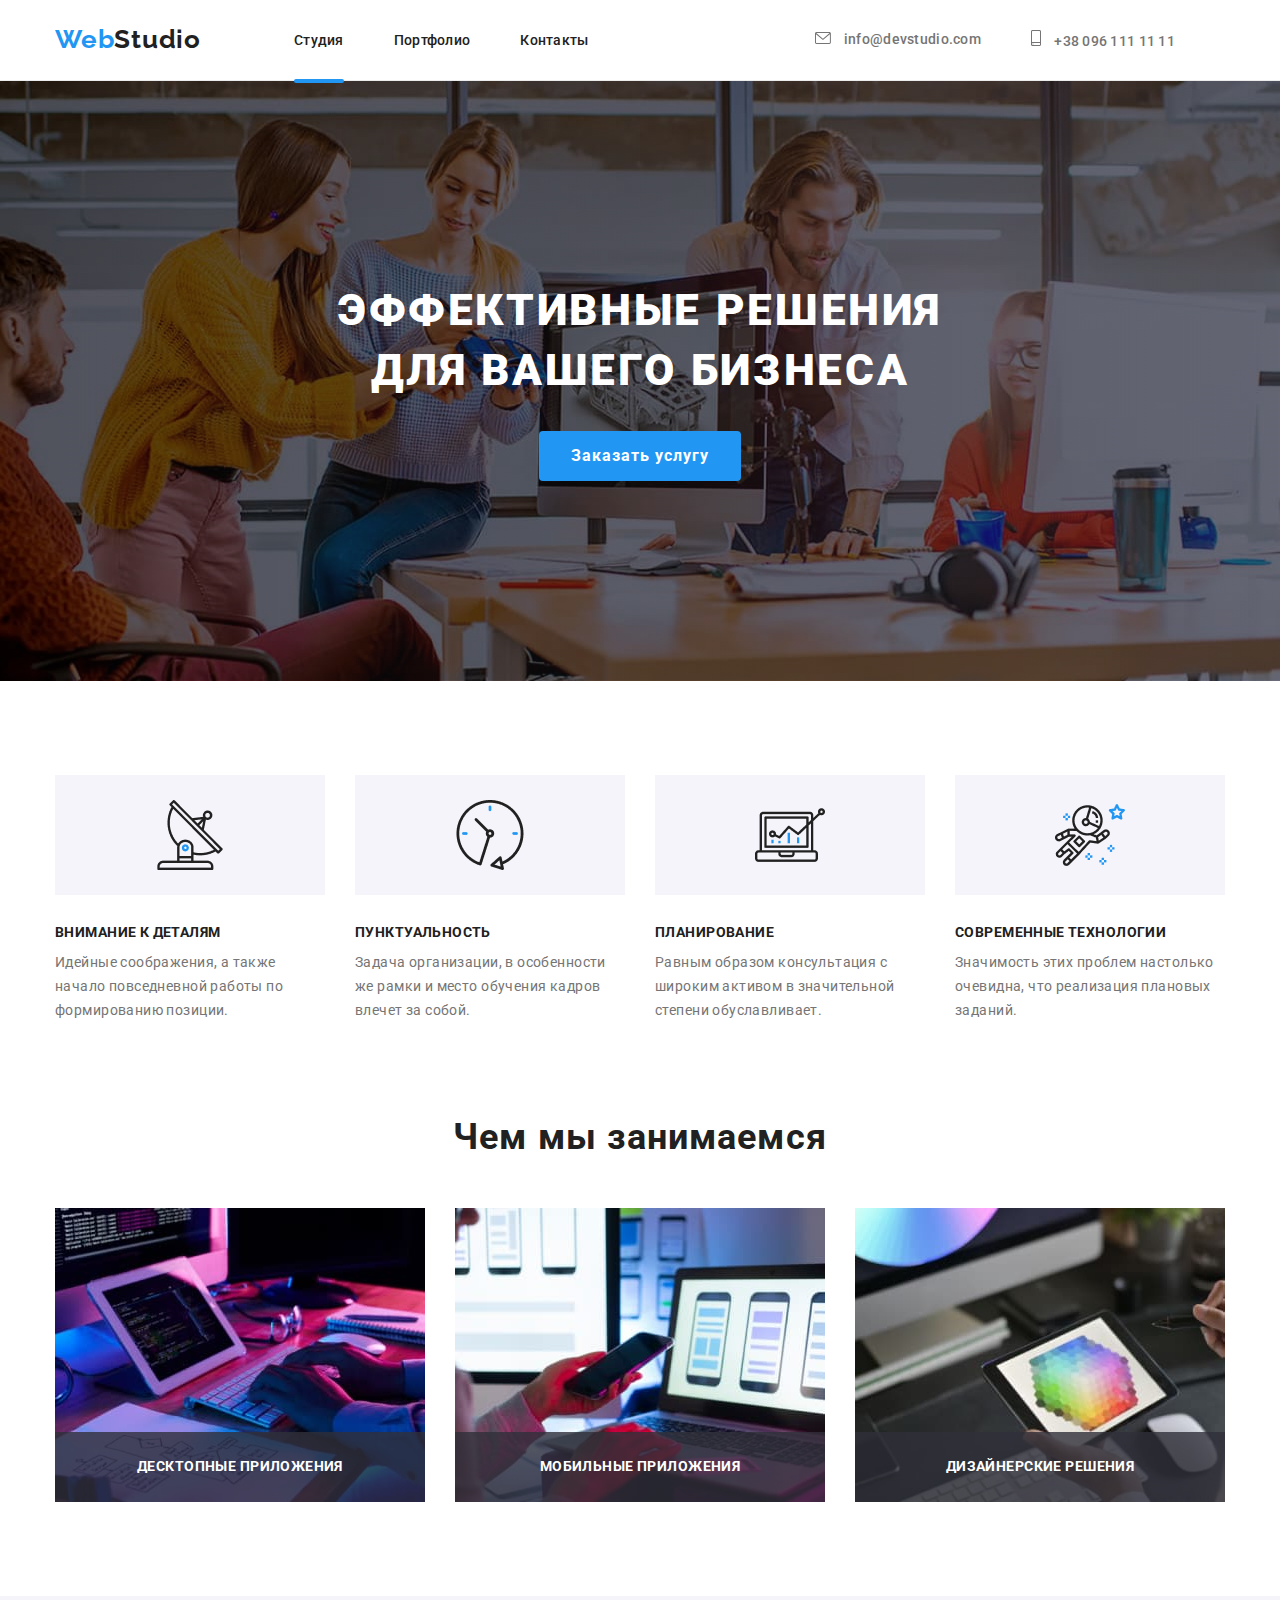
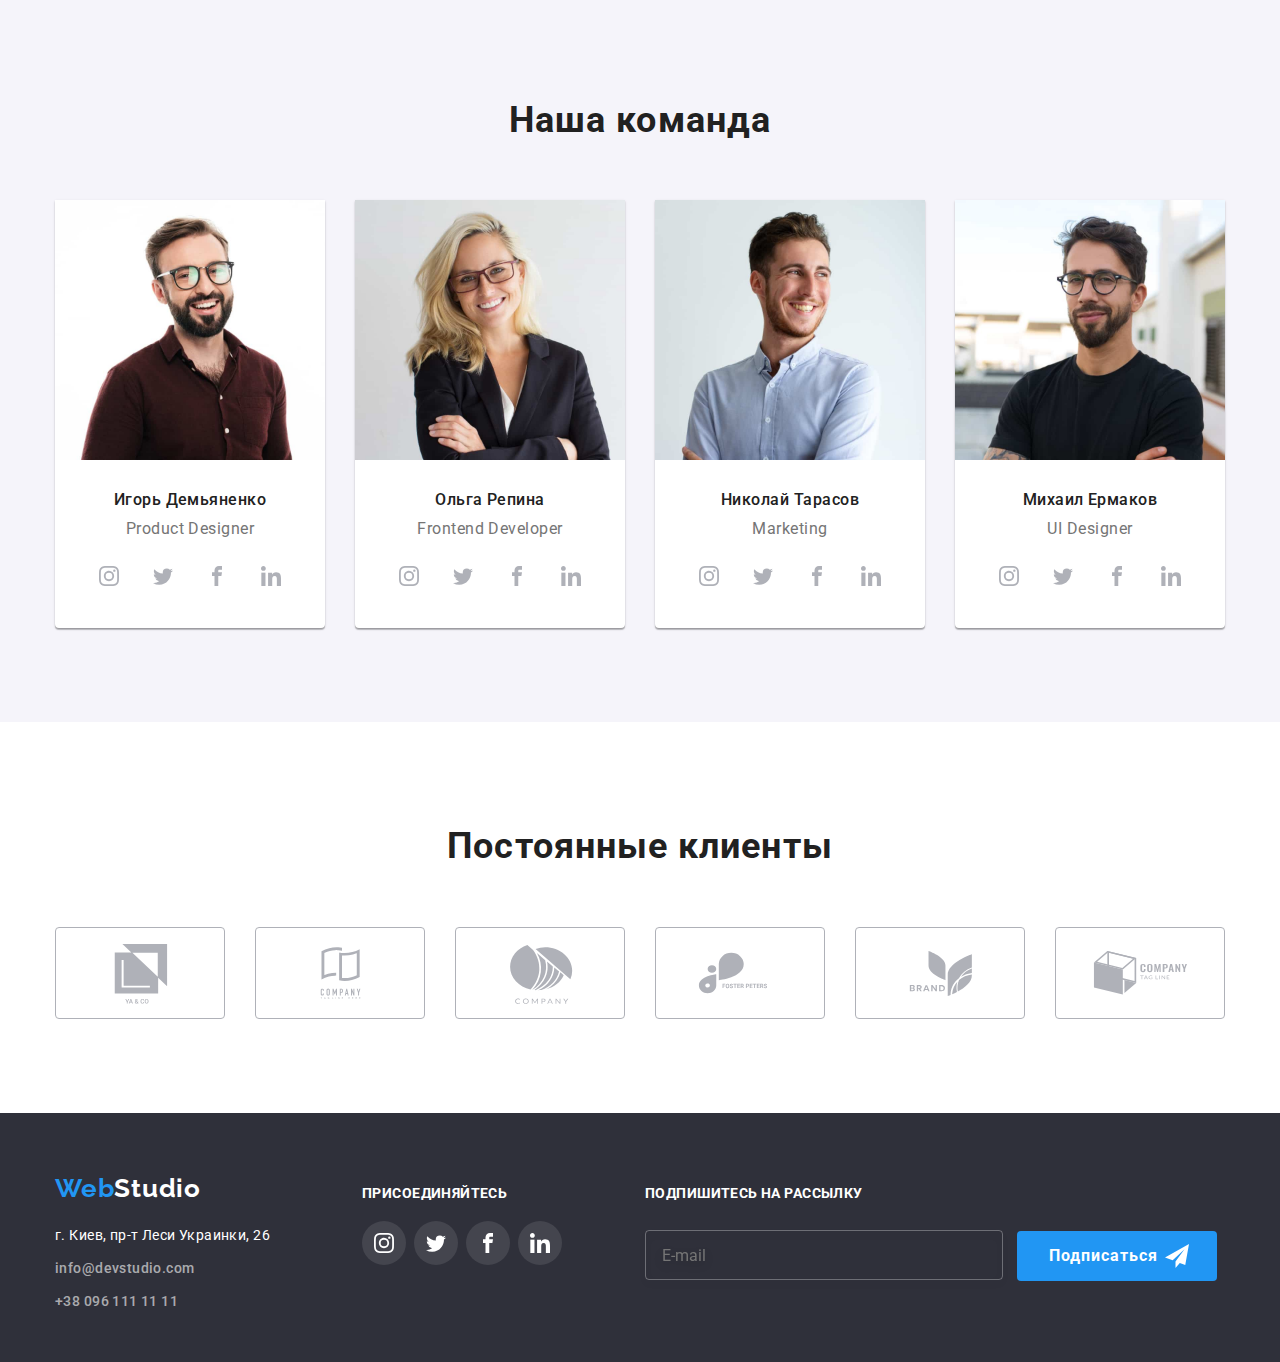
<file: index.html>
<!DOCTYPE html>
<html lang="en">
<head>
    <meta charset="UTF-8">
    <meta http-equiv="X-UA-Compatible" content="IE=edge">
    <meta name="viewport" content="width=device-width, initial-scale=1.0">
    <link rel="preconnect" href="https://fonts.googleapis.com">
    <link rel="preconnect" href="https://fonts.gstatic.com" crossorigin>
    <link href="https://fonts.googleapis.com/css2?family=Raleway:wght@700&family=Roboto:wght@400;500;700;900&display=swap"
        rel="stylesheet">
    <link rel="stylesheet" href="https://cdnjs.cloudflare.com/ajax/libs/modern-normalize/1.0.0/modern-normalize.min.css" />
    <link rel="stylesheet" href="./css/styles.css" />
    <title>Document</title>
</head>
<body>
    <header>
        <div class="container">
            <nav class="navi">
                <a href="index.html" class="logo">Web<span class="logo-part">Studio</span></a>
                <ul class="navigation">
                <li class="menu-link"><a href="" class="navigation-link active">Студия</a></li>
                <li><a href="./portfolio.html" class="navigation-link">Портфолио</a></li>
                <li><a href="" class="navigation-link">Контакты</a></li>
                </ul>
            </nav>
            <ul class="contact-us">
                <li>
                    <a href="mailto:info@devstudio.com" class="contacts">
                        <svg class="mail">
                            <use href="./images/symbol-defs.svg#icon-envelope"></use>
                        </svg>
                        info@devstudio.com
                    </a>
                </li>
                <li>
                    <a href="tel:+380961111111" class="contacts">
                        <svg class="tel">
                            <use href="./images/symbol-defs.svg#icon-smartphone"></use>
                        </svg>
                        +38 096 111 11 11
                    </a>
                </li>
            </ul>
        </div>
    </header>
    <main>
        <section class="section hero">
            <div class="container">
                <h1>Эффективные решения для вашего бизнеса</h1>
                <button data-modal-open type="button" class="button">Заказать услугу</button>
                    <div class="backdrop is-hidden" data-modal>
                        <div class="modal">
                            <h3 class="modal-head">Оставьте свои данные, мы вам перезвоним</h3>
                            <div class="input-area">
                                <div class="input-data">
                                    <input type="text" id="name" class="input-pole">
                                    <label for="name" class="input-label">Имя</label>
                                    <svg class="data icon-person">
                                        <use href="./images/symbol-defs.svg#icon-person"></use>
                                    </svg>
                                </div>
                                <div class="input-data">
                                    <input type="tel" id="tel" class="input-pole">
                                    <label for="tel" class="input-label">Телефон</label>
                                    <svg class="data">
                                        <use href="./images/symbol-defs.svg#icon-phone"></use>
                                    </svg>
                                </div>
                                <div class="input-data">
                                    <input type="email" id="email" class="input-pole">
                                    <label for="email" class="input-label">Почта</label>
                                    <svg class="data">
                                        <use href="./images/symbol-defs.svg#icon-email"></use>
                                    </svg>
                                </div>
                                <div class="input-data">
                                    <textarea name="comment" id="comment" cols="30" rows="10" class="input-pole comment" placeholder="Введите текст"></textarea>
                                    <label for="comment" class="input-label input-comment">Комментарий</label>
                                </div>
                            </div>
                                <div class="agree">
                                    <label class="label-for-checkbox" for="checkbox">
                                        <input type="checkbox" class="checkbox" id="checkbox">
                                        <svg class="checkbox-icon">
                                            <use href="./images/symbol-defs.svg#icon-icon-Vector"></use>
                                        </svg>
                                        Соглашаюсь с рассылкой и принимаю 
                                        <a href="">Условия договора</a>
                                    </label>
                                </div>
                                <button type="submit" class="button button-send">Отправить</button>
                                <button data-modal-close class="modal-button"> 
                                    <svg class="modal-button-icon">
                                        <use href="./images/symbol-defs.svg#icon-close"></use>
                                    </svg>
                                </button>
                        </div>
                            
                        
                    </div>
            </div>
        </section>
        <section class="section our-advants">
            <div class="container">
                <ul class="advants">
                    <li class="our-advants-list antenna">
                        <h3 class="advants-head">Внимание к деталям</h3>
                        <p class="advants-list">Идейные соображения, а также начало повседневной работы по формированию позиции.</p>
                    </li>
                    <li class="our-advants-list clock">
                        <h3 class="advants-head">Пунктуальность</h3>
                        <p class="advants-list">Задача организации, в особенности же рамки и место обучения кадров влечет за собой.</p>
                    </li>
                    <li class="our-advants-list diagram">
                        <h3 class="advants-head">Планирование</h3>
                        <p class="advants-list">Равным образом консультация с широким активом в значительной степени обуславливает.</p>
                    </li>
                    <li class="our-advants-list astronaut">
                        <h3 class="advants-head">Современные технологии</h3>
                        <p class="advants-list">Значимость этих проблем настолько очевидна, что реализация плановых заданий.</p>
                    </li>
                </ul>
            </div>
        </section>
        <section class="section">
            <div class="container">
                <h2 class="about-us-head">Чем мы занимаемся</h2>
                <ul class="what-we-do-images">
                    <li class="images-list">
                        <div class="photo-label">
                            Десктопные приложения
                        </div>
                        <a href=""><img src="./images/photo1.jpg" alt="photo1" width="370" class="what-we-do-image-list"></a>
                    </li>
                    <li class="images-list">
                        <div class="photo-label">
                            Мобильные приложения
                        </div>
                        <a href=""><img src="./images/photo2.jpg" alt="photo2" width="370" class="what-we-do-image-list"></a>
                    </li>
                    <li class="images-list">
                        <div class="photo-label">
                            Дизайнерские решения
                        </div>
                        <a href=""><img src="./images/photo3.jpg" alt="photo3" width="370" class="what-we-do-image-list"></a>
                    </li>
                </ul>
            </div>
        </section>
        <section class="section our-team">
            <div class="container">
                <h2 class="our-team-head">Наша команда</h2>
                <ul class="our-team-list">
                    <li class="person-var">
                        <img src="./images/igor.jpg" alt="igor" width="150" class="our-team-photo">
                        <div class="person-card">
                            <p class="our-team-person">Игорь Демьяненко</p>
                            <p class="our-team-person-profession">Product Designer</p>
                            <ul class="social-networks">
                                <li class="person-sn">
                                    <a href="" type="button">
                                        <svg class="person-sn-list">
                                            <use href="./images/symbol-defs.svg#icon-instagram"></use>
                                        </svg>
                                    </a>
                                </li>
                                <li class="person-sn">
                                    <a href="" type="button">
                                        <svg class="person-sn-list">
                                            <use href="./images/symbol-defs.svg#icon-twitter"></use>
                                        </svg>
                                    </a>
                                </li>
                                <li class="person-sn">
                                    <a href="" type="button">
                                        <svg class="person-sn-list">
                                            <use href="./images/symbol-defs.svg#icon-facebook"></use>
                                        </svg>
                                    </a>
                                </li>
                                <li class="person-sn">
                                    <a href="" type="button">
                                        <svg class="person-sn-list">
                                            <use href="./images/symbol-defs.svg#icon-linkedin"></use>
                                        </svg>
                                    </a>
                                </li>
                            </ul>
                        </div>
                    </li>
                    <li class="person-var">
                        <img src="./images/olga.jpg" alt="olga" width="150" class="our-team-photo">
                        <div class="person-card">
                            <p class="our-team-person">Ольга Репина</p>
                            <p class="our-team-person-profession">Frontend Developer</p>
                            <ul class="social-networks">
                                <li class="person-sn">
                                    <a href="" type="button">
                                        <svg class="person-sn-list">
                                            <use href="./images/symbol-defs.svg#icon-instagram"></use>
                                        </svg>
                                    </a>
                                </li>
                                <li class="person-sn">
                                    <a href="" type="button">
                                        <svg class="person-sn-list">
                                            <use href="./images/symbol-defs.svg#icon-twitter"></use>
                                        </svg>
                                    </a>
                                </li>
                                <li class="person-sn">
                                    <a href="" type="button">
                                        <svg class="person-sn-list">
                                            <use href="./images/symbol-defs.svg#icon-facebook"></use>
                                        </svg>
                                    </a>
                                </li>
                                <li class="person-sn">
                                    <a href="" type="button">
                                        <svg class="person-sn-list">
                                            <use href="./images/symbol-defs.svg#icon-linkedin"></use>
                                        </svg>
                                    </a>
                                </li>
                            </ul>
                        </div>
                    </li>
                    <li class="person-var">
                        <img src="./images/nikolay.jpg" alt="nikolay" width="150" class="our-team-photo">
                        <div class="person-card">
                            <p class="our-team-person">Николай Тарасов</p>
                            <p class="our-team-person-profession">Marketing</p>
                            <ul class="social-networks">
                                <li class="person-sn">
                                    <a href="" type="button">
                                        <svg class="person-sn-list">
                                            <use href="./images/symbol-defs.svg#icon-instagram"></use>
                                        </svg>
                                    </a>
                                </li>
                                <li class="person-sn">
                                    <a href="" type="button">
                                        <svg class="person-sn-list">
                                            <use href="./images/symbol-defs.svg#icon-twitter"></use>
                                        </svg>
                                    </a>
                                </li>
                                <li class="person-sn">
                                    <a href="" type="button">
                                        <svg class="person-sn-list">
                                            <use href="./images/symbol-defs.svg#icon-facebook"></use>
                                        </svg>
                                    </a>
                                </li>
                                <li class="person-sn">
                                    <a href="" type="button">
                                        <svg class="person-sn-list">
                                            <use href="./images/symbol-defs.svg#icon-linkedin"></use>
                                        </svg>
                                    </a>
                                </li>
                            </ul>
                        </div>
                    </li>
                    <li class="person-var">
                        <img src="./images/mikhail.jpg" alt="mikhail" width="150" class="our-team-photo">
                        <div class="person-card">
                            <p class="our-team-person">Михаил Ермаков</p>
                            <p class="our-team-person-profession">UI Designer</p>
                            <ul class="social-networks">
                                <li class="person-sn">
                                    <a href="" type="button">
                                        <svg class="person-sn-list">
                                            <use href="./images/symbol-defs.svg#icon-instagram"></use>
                                        </svg>
                                    </a>
                                </li>
                                <li class="person-sn">
                                    <a href="" type="button">
                                        <svg class="person-sn-list">
                                            <use href="./images/symbol-defs.svg#icon-twitter"></use>
                                        </svg>
                                    </a>
                                </li>
                                <li class="person-sn">
                                    <a href="" type="button">
                                        <svg class="person-sn-list">
                                            <use href="./images/symbol-defs.svg#icon-facebook"></use>
                                        </svg>
                                    </a>
                                </li>
                                <li class="person-sn">
                                    <a href="" type="button">
                                        <svg class="person-sn-list">
                                            <use href="./images/symbol-defs.svg#icon-linkedin"></use>
                                        </svg>
                                    </a>
                                </li>
                            </ul>
                        </div>
                    </li>
                </ul>
            </div>
        </section>
        <section class="section clients">
            <div class="container">
            <h2 class="our-team-head">Постоянные клиенты</h2>
                <ul class="clients-list">
                    <li  class="clients-list-item">
                        <a href="">
                            <svg class="client-company-icon">
                                <use href="./images/symbol-defs.svg#icon-yaco"></use>
                            </svg>
                        </a>
                    </li>
                    <li class="clients-list-item">
                        <a href="">
                            <svg class="client-company-icon">
                                <use href="./images/symbol-defs.svg#icon-squarecompany"></use>
                            </svg>
                        </a>
                    </li>
                    <li class="clients-list-item">
                        <a href="">
                            <svg class="client-company-icon">
                                <use href="./images/symbol-defs.svg#icon-circlecompany"></use>
                            </svg>
                        </a>
                    </li>
                    <li class="clients-list-item">
                        <a href="">
                            <svg class="client-company-icon">
                                <use href="./images/symbol-defs.svg#icon-foster"></use>
                            </svg>
                        </a>
                    </li>
                    <li class="clients-list-item">
                        <a href="">
                            <svg class="client-company-icon">
                                <use href="./images/symbol-defs.svg#icon-brand"></use>
                            </svg>
                        </a>
                    </li>
                    <li class="clients-list-item">
                        <a href="">
                            <svg class="client-company-icon">
                                <use href="./images/symbol-defs.svg#icon-cubecompany"></use>
                            </svg>
                        </a>
                    </li>
                </ul>
            </div>
        </section>
    </main>
    <footer>
        <div class="container">
            <div class="footer-container">
                <a href="index.html" class="logo">Web<span class="logo-part-footer">Studio</span></a>
                <ul class="footer-navigation">
                    <li>
                        <address>г. Киев, пр-т Леси Украинки, 26</address>
                    </li>
                    <li>
                        <address>
                            <a href="mailto:info@devstudio.com" class="contacts">info@devstudio.com</a>
                        </address>
                    </li>
                    <li>
                        <address>
                            <a href="tel:+380961111111" class="contacts">
                                <p>+38 096 111 11 11</p>
                        </address>
                        </a>
                    </li>
                </ul>
            </div>
            <div class="join-us">
                <h3 class="join-us-header">Присоединяйтесь</h3>
                <ul class="social-networks">
                    <li class="button-sn">
                        <a href="" type="button">
                            <svg class="button-sn-list">
                                <use href="./images/symbol-defs.svg#icon-instagram" ></use>
                            </svg>
                        </a>
                    </li>
                    <li class="button-sn">
                        <a href="" type="button">
                            <svg class="button-sn-list">
                                <use href="./images/symbol-defs.svg#icon-twitter"></use>
                            </svg>
                        </a>
                    </li>
                    <li class="button-sn">
                        <a href="" type="button">
                            <svg class="button-sn-list">
                                <use href="./images/symbol-defs.svg#icon-facebook"></use>
                            </svg>
                        </a>
                    </li>
                    <li class="button-sn">
                        <a href="" type="button">
                            <svg class="button-sn-list">
                                <use href="./images/symbol-defs.svg#icon-linkedin"></use>
                            </svg>
                        </a>
                    </li>
                </ul>
            </div>
            <div class="mail-us">
                <h3 class="join-us-header">Подпишитесь на рассылку</h3>
                <input type="text" placeholder="E-mail" class="input-pole-footer">
                <button type="submit" class="button-mail-us">Подписаться</button>

            </div>
        </div>
    </footer>
    <script src="./js/modal.js"></script>
</body>
</html>
</file>
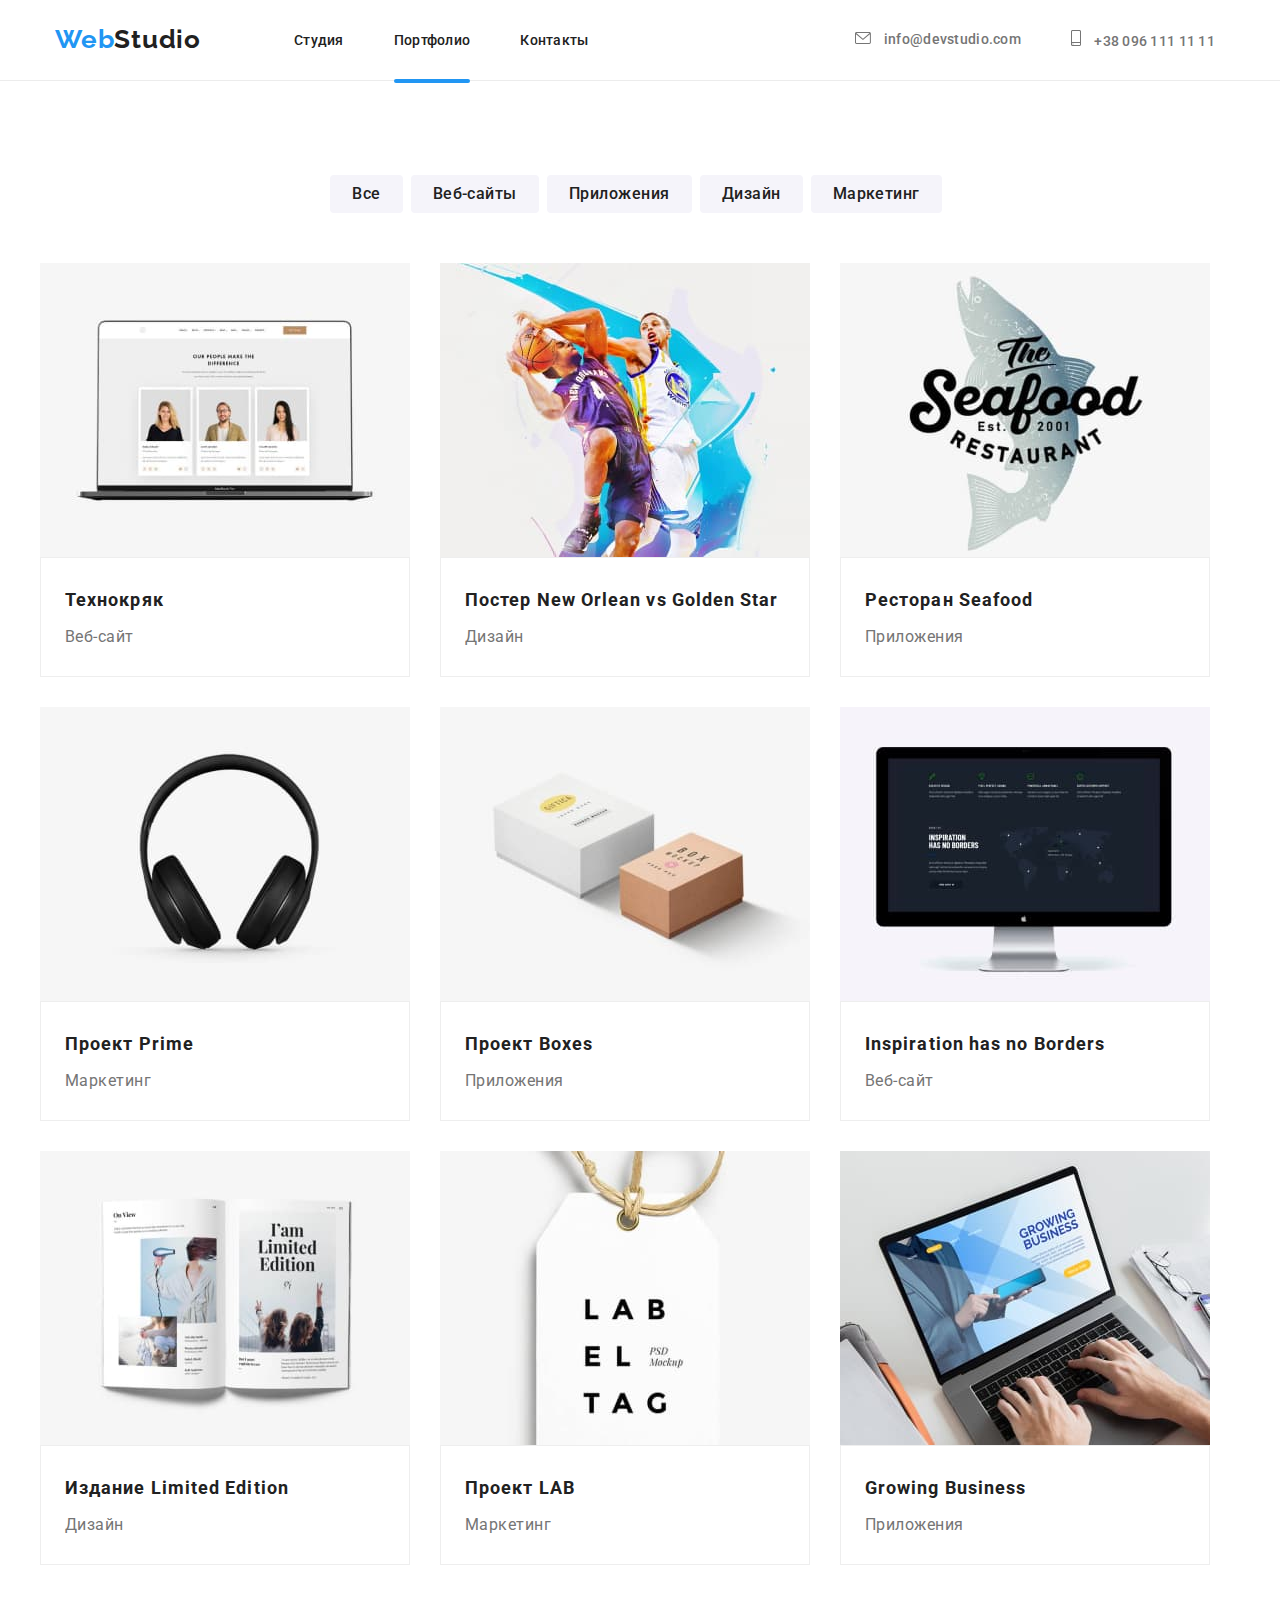
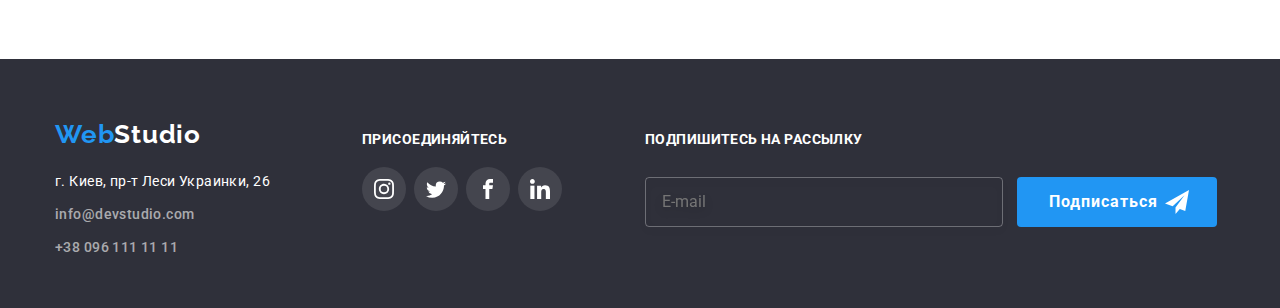
<file: portfolio.html>
<!DOCTYPE html>
<html lang="en">
<head>
    <meta charset="UTF-8">
    <meta http-equiv="X-UA-Compatible" content="IE=edge">
    <meta name="viewport" content="width=device-width, initial-scale=1.0">
    <link rel="preconnect" href="https://fonts.googleapis.com">
    <link rel="preconnect" href="https://fonts.gstatic.com" crossorigin>
    <link href="https://fonts.googleapis.com/css2?family=Raleway:wght@700&family=Roboto:wght@400;500;700;900&display=swap"
        rel="stylesheet">
    <link rel="stylesheet" href="https://cdnjs.cloudflare.com/ajax/libs/modern-normalize/1.0.0/modern-normalize.min.css" />
    <link rel="stylesheet" href="./css/styles.css" />
    <title>Document</title>
</head>
<body>
    <header>
        <div class="container">
            <nav class="navi">
                <a href="index.html" class="logo">Web<span class="logo-part">Studio</span></a>
                <ul class="navigation">
                <li><a href="" class="navigation-link">Студия</a></li>
                <li><a href="./portfolio.html" class="navigation-link active">Портфолио</a></li>
                <li><a href="" class="navigation-link">Контакты</a></li>
                </ul>
            </nav>
            <ul class="contact-us">
                <li>
                    <a href="mailto:info@devstudio.com" class="contacts">
                        <svg class="mail">
                            <use href="./images/symbol-defs.svg#icon-envelope"></use>
                        </svg>
                        info@devstudio.com
                    </a>
                </li>
                <li>
                    <a href="tel:+380961111111" class="contacts tel" phone>
                        <svg class="tel">
                            <use href="./images/symbol-defs.svg#icon-smartphone"></use>
                        </svg>
                        +38 096 111 11 11
                    </a>
                </li>
            </ul>
        </div>
    </header>
    <main>
        <section class="portfolio-variants">
            <div class="container section portfolio-section">
                <ul class="portfolio-options">
                    <li>
                        <button type="button" class="portfolio-button">Все</button>
                    </li>
                    <li>
                        <button type="button" class="portfolio-button">Веб-сайты</button>
                    </li>
                    <li>
                        <button type="button" class="portfolio-button">Приложения</button>
                    </li>
                    <li>
                        <button type="button" class="portfolio-button">Дизайн</button>
                    </li>
                    <li>
                        <button type="button" class="portfolio-button">Маркетинг</button>
                    </li>
                </ul>
                <ul class="projects">
                    <li class="project-option">
                        <div class="about-project">
                        <img src="./images/technokr.jpg" alt="Технокряк" width="370">
                        <div class="about">
                            Технокряк это современная площадка распространения коронавируса. Компании используют эту платформу для цифрового шпионажа
                            и атак на защищённые сервера конкурентов.
                        </div>
                        </div>
                        <div class="project">
                            <p class="project-option-name">Технокряк</p>
                            <p class="project-option-type">Веб-сайт</p>
                        </div>
                    </li>
                    <li class="project-option">
                        <div class="about-project">
                        <img src="./images/novsgs.jpg" alt="Постер New Orlean vs Golden Star" width="370" class="project-option-image">
                        <div class="about">
                            Технокряк это современная площадка распространения коронавируса. Компании используют эту платформу для цифрового
                            шпионажа
                            и атак на защищённые сервера конкурентов.
                        </div>
                        </div>
                        <div class="project">
                            <p class="project-option-name">Постер New Orlean vs Golden Star</p>
                            <p class="project-option-type">Дизайн</p>
                        </div>
                    </li>
                    <li class="project-option">
                        <div class="about-project">
                        <img src="./images/seafood.jpg" alt="Ресторан Seafood" width="370" class="project-option-image">
                        <div class="about">
                            Технокряк это современная площадка распространения коронавируса. Компании используют эту платформу для цифрового
                            шпионажа
                            и атак на защищённые сервера конкурентов.
                        </div>
                        </div>
                        <div class="project">
                            <p class="project-option-name">Ресторан Seafood</p>
                            <p class="project-option-type">Приложения</p>
                        </div>
                    </li>
                    <li class="project-option">
                        <div class="about-project">
                        <img src="./images/prime.jpg" alt="Проект Prime" width="370" class="project-option-image">
                        <div class="about">
                            Технокряк это современная площадка распространения коронавируса. Компании используют эту платформу для цифрового
                            шпионажа
                            и атак на защищённые сервера конкурентов.
                        </div>
                        </div>
                        <div class="project">
                            <p class="project-option-name">Проект Prime</p>
                            <p class="project-option-type">Маркетинг</p>
                        </div>
                    </li>
                    <li class="project-option">
                        <div class="about-project">
                        <img src="./images/boxes.jpg" alt="Проект Boxes" width="370" class="project-option-image">
                        <div class="about">
                            Технокряк это современная площадка распространения коронавируса. Компании используют эту платформу для цифрового
                            шпионажа
                            и атак на защищённые сервера конкурентов.
                        </div>
                        </div>
                        <div class="project">
                            <p class="project-option-name">Проект Boxes</p>
                            <p class="project-option-type">Приложения</p>
                        </div>
                    </li>
                    <li class="project-option">
                        <div class="about-project">
                        <img src="./images/insphasnobord.jpg" alt="Inspiration has no Borders" width="370" class="project-option-image">
                        <div class="about">
                            Технокряк это современная площадка распространения коронавируса. Компании используют эту платформу для цифрового
                            шпионажа
                            и атак на защищённые сервера конкурентов.
                        </div>
                        </div>
                        <div class="project">
                            <p class="project-option-name">Inspiration has no Borders</p>
                            <p class="project-option-type">Веб-сайт</p>
                        </div>
                    </li>
                    <li class="project-option">
                        <div class="about-project">
                        <img src="./images/limedit.jpg" alt="Издание Limited Edition" width="370" class="project-option-image">
                        <div class="about">
                            Технокряк это современная площадка распространения коронавируса. Компании используют эту платформу для цифрового
                            шпионажа
                            и атак на защищённые сервера конкурентов.
                        </div>
                        </div>
                        <div class="project">
                            <p class="project-option-name">Издание Limited Edition</p>
                            <p class="project-option-type">Дизайн</p>
                        </div>
                    </li>
                    <li class="project-option">
                        <div class="about-project">
                        <img src="./images/lab.jpg" alt="Проект LAB" width="370" class="project-option-image">
                        <div class="about">
                            Технокряк это современная площадка распространения коронавируса. Компании используют эту платформу для цифрового
                            шпионажа
                            и атак на защищённые сервера конкурентов.
                        </div>
                        </div>
                        <div class="project">
                            <p class="project-option-name">Проект LAB</p>
                            <p class="project-option-type">Маркетинг</p>
                        </div>
                    </li>
                    <li class="project-option">
                        <div class="about-project">
                        <img src="./images/growbus.jpg" alt="Growing Business" width="370" class="project-option-image">
                        <div class="about">
                            Технокряк это современная площадка распространения коронавируса. Компании используют эту платформу для цифрового
                            шпионажа
                            и атак на защищённые сервера конкурентов.
                        </div>
                        </div>
                        <div class="project">
                            <p class="project-option-name">Growing Business</p>
                            <p class="project-option-type">Приложения</p>
                        </div>
                    </li>
                </ul>
            </div>
        </section>
    </main>
    <footer>
        <div class="container">
            <div class="footer-container">
                <a href="index.html" class="logo">Web<span class="logo-part-footer">Studio</span></a>
                <ul class="footer-navigation">
                    <li>
                        <address>г. Киев, пр-т Леси Украинки, 26</address>
                    </li>
                    <li>
                        <address>
                            <a href="mailto:info@devstudio.com" class="contacts">info@devstudio.com</a>
                        </address>
                    </li>
                    <li>
                        <address>
                            <a href="tel:+380961111111" class="contacts">
                                <p>+38 096 111 11 11</p>
                        </address>
                        </a>
                    </li>
                </ul>
            </div>
            <div class="join-us">
                <h3 class="join-us-header">Присоединяйтесь</h3>
                <ul class="social-networks">
                    <li class="button-sn">
                        <a href="" type="button">
                            <svg class="button-sn-list">
                                <use href="./images/symbol-defs.svg#icon-instagram"></use>
                            </svg>
                        </a>
                    </li>
                    <li class="button-sn">
                        <a href="" type="button">
                            <svg class="button-sn-list">
                                <use href="./images/symbol-defs.svg#icon-twitter"></use>
                            </svg>
                        </a>
                    </li>
                    <li class="button-sn">
                        <a href="" type="button">
                            <svg class="button-sn-list">
                                <use href="./images/symbol-defs.svg#icon-facebook"></use>
                            </svg>
                        </a>
                    </li>
                    <li class="button-sn">
                        <a href="" type="button">
                            <svg class="button-sn-list">
                                <use href="./images/symbol-defs.svg#icon-linkedin"></use>
                            </svg>
                        </a>
                    </li>
                </ul>
            </div>
            <div class="mail-us">
                <h3 class="join-us-header">Подпишитесь на рассылку</h3>
                <input type="text" placeholder="E-mail" class="input-pole-footer">
                <button type="submit" class="button-mail-us">Подписаться</button>
    
            </div>
        </div>
    </footer>
</body>
</html>
</file>
<file: css/styles.css>
:root {
  --logo-color: #2196f3;
  --primary-color: #212121;
  --secondary-color: #757575;
  --white: #ffffff;
  --footer-nav: rgba(255, 255, 255, 0.6);
  --hero-background-color: #2f303a;
  --our-team-background-color: #f5f4fa;
}
body {
  font-family: Roboto;
  font-style: normal;
  font-weight: normal;
}
h1,
h2,
h3,
p,
ul {
  margin: 0;
}
img {
  display: block;
}
ul {
  padding: 0;
}
header .container {
  display: flex;
  align-items: center;
  height: 80px;
}
header {
  border-bottom: 1px solid #ececec;
}
.container {
  width: 1200px;
  padding-left: 15px;
  padding-right: 15px;
  margin-left: auto;
  margin-right: auto;
}
.navi {
  display: flex;
  align-items: center;
}
.contact-us {
  display: flex;
  list-style: none;
  margin-left: auto;
}
.logo {
  margin-right: 93px;
  font-family: Raleway;
  font-style: normal;
  font-weight: bold;
  font-size: 26px;
  line-height: 1.2;
  letter-spacing: 0.03em;
  text-decoration: none;
  color: var(--logo-color);
}
.logo-part {
  font-family: Raleway;
  font-style: normal;
  font-weight: bold;
  font-size: 26px;
  line-height: 1.2;
  letter-spacing: 0.03em;
  text-decoration: none;
  color: var(--primary-color);
}
.navigation {
  display: flex;
  list-style-type: none;
}
.navigation-link {
  padding-top: 32px;
  padding-bottom: 32px;
  font-weight: 500;
  font-size: 14px;
  line-height: 1.14;
  letter-spacing: 0.02em;
  text-decoration: none;
  color: var(--primary-color);

  transition-property: color;
  transition-duration: 250ms;
  transition-timing-function: cubic-bezier(0.4, 0, 0.2, 1);
}
.navigation > li {
  position: relative;
  margin-right: 50px;
}
.navigation > li:last-child {
  margin-right: 0;
}
.active::after {
  content: "";
  position: absolute;
  display: block;
  top: 48px;
  left: 0;
  background-color: var(--logo-color);
  width: 100%;
  height: 4px;
  border-radius: 2px;
}

.navigation-link:hover {
  color: var(--logo-color);
}
.navigation-link:focus {
  color: var(--logo-color);
}
.contact-us {
  display: flex;
}
.contacts {
  margin-right: 50px;
  padding-top: 32px;
  padding-bottom: 32px;
  font-weight: 500;
  font-size: 14px;
  line-height: 1.14;
  letter-spacing: 0.02em;
  text-decoration: none;
  color: var(--secondary-color);

  transition-property: color;
  transition-duration: 250ms;
  transition-timing-function: cubic-bezier(0.4, 0, 0.2, 1);
}
.mail {
  width: 16px;
  height: 12px;
  margin-right: 10px;
  fill: var(--secondary-color);
}
.tel {
  width: 10px;
  height: 16px;
  margin-right: 10px;
  fill: var(--secondary-color);
}
.contacts:hover {
  color: var(--logo-color);
}
.contacts:hover .mail {
  fill: var(--logo-color);
}
.contacts:hover .tel {
  fill: var(--logo-color);
}
.contacts:focus {
  color: var(--logo-color);
}
.contacts:focus .mail {
  fill: var(--logo-color);
}
.contacts:focus .tel {
  fill: var(--logo-color);
}
.section {
  padding-top: 94px;
  padding-bottom: 94px;
}
.hero {
  padding-top: 200px;
  padding-bottom: 200px;
  text-align: center;
  background-image: linear-gradient(
      to right,
      rgba(0, 0, 0, 0.4),
      rgba(47, 48, 58, 0.4)
    ),
    url("../images/hero.jpg");
  background-repeat: no-repeat;
  background-position: center;
}
h1 {
  width: 696px;
  margin-left: auto;
  margin-right: auto;
  font-weight: 900;
  font-size: 44px;
  line-height: 1.36;
  letter-spacing: 0.06em;
  text-transform: uppercase;
  color: var(--white);
}
.button {
  padding: 10px 32px;
  margin-top: 30px;
  font-weight: bold;
  font-size: 16px;
  line-height: 1.875;
  letter-spacing: 0.06em;
  background-color: var(--logo-color);
  color: var(--white);
  border: none;
  border-radius: 4px;
}
.backdrop {
  position: fixed;
  top: 0;
  left: 0;
  width: 100%;
  height: 100%;
  background: rgba(0, 0, 0, 0.2);
  z-index: 1;

  transition-property: opacity;
  transition-duration: 250ms;
  transition-timing-function: cubic-bezier(0.4, 0, 0.2, 1);
}
.modal {
  position: absolute;
  top: 50%;
  left: 50%;
  transform: translate(-50%, -50%);
  width: 528px;
  height: 581px;
  background: #ffffff;
  box-shadow: 0px 1px 3px rgba(0, 0, 0, 0.12), 0px 1px 1px rgba(0, 0, 0, 0.14),
    0px 2px 1px rgba(0, 0, 0, 0.2);
  border-radius: 4px;
}
.modal-head {
  margin-top: 40px;
  margin-bottom: 2px;
  font-weight: bold;
  font-size: 20px;
  line-height: 23px;
  text-align: center;
  letter-spacing: 0.03em;
  color: var(--primary-color);
}
.input-data {
  position: relative;
  margin-top: 28px;
}
.input-area {
  width: 448px;
  margin-right: auto;
  margin-left: auto;
  text-align: left;
}
.input-label {
  position: absolute;
  top: -18px;
  left: 0;
  font-size: 12px;
  line-height: 1.16;
  letter-spacing: 0.01em;
  color: var(--secondary-color);

  transition-property: color;
  transition-duration: 250ms;
  transition-timing-function: cubic-bezier(0.4, 0, 0.2, 1);
}
.data {
  position: absolute;
  top: 50%;
  left: 12px;
  transform: translateY(-50%);
  width: 18px;
  height: 18px;
  fill: #212121;

  transition-property: fill;
  transition-duration: 250ms;
  transition-timing-function: cubic-bezier(0.4, 0, 0.2, 1);
}
.input-pole {
  width: 100%;
  padding-left: 42px;
  height: 40px;
  border: 1px solid rgba(33, 33, 33, 0.2);
  border-radius: 4px;

  transition-property: border;
  transition-duration: 250ms;
  transition-timing-function: cubic-bezier(0.4, 0, 0.2, 1);
}
.comment {
  padding-top: 12px;
  padding-left: 16px;
  height: 120px;
  resize: none;
}
.input-pole::placeholder {
  font-size: 12px;
  line-height: 14px;
  letter-spacing: 0.01em;

  color: rgba(117, 117, 117, 0.5);
}
.input-pole:focus {
  border: 1px solid #2196f3;
  outline: none;
}
.input-pole:focus + .input-label {
  color: var(--logo-color);
}
.input-pole:focus ~ .data {
  fill: var(--logo-color);
}
.modal-button {
  position: absolute;
  top: 8px;
  right: 8px;
  width: 30px;
  height: 30px;
  border: 1px solid rgba(0, 0, 0, 0.1);
  border-radius: 50%;
  background-color: transparent;
  cursor: pointer;
}
.modal-button-icon {
  position: absolute;
  top: 1px;
  right: 5px;
  width: 18px;
  height: 18px;
  margin-top: 5px;
  fill: var(--primary-color);

  transition-property: fill;
  transition-duration: 250ms;
  transition-timing-function: cubic-bezier(0.4, 0, 0.2, 1);
}
.modal-button:hover .modal-button-icon {
  fill: var(--logo-color);
}
.agree {
  display: flex;
  margin-top: 20px;
  font-size: 14px;
  line-height: 1.71;
  letter-spacing: 0.03em;
  color: var(--secondary-color);
  align-items: center;
  justify-content: center;
}
.label-for-checkbox {
  display: flex;
  align-items: center;
}
.checkbox {
  -webkit-appearance: none;
  -moz-appearance: none;
  appearance: none;
  position: absolute;
}
.checkbox-icon {
  display: inline-block;
  width: 16px;
  height: 15px;
  margin-right: 8px;
  border: 1px solid #000000;
  box-shadow: 0px 4px 4px rgba(0, 0, 0, 0.25);
  border-radius: 4px;
  fill: #000000;

  transition-property: border, background-color, background-image;
  transition-duration: 250ms;
  transition-timing-function: cubic-bezier(0.4, 0, 0.2, 1);
}
.checkbox:checked + .checkbox-icon {
  background-color: var(--logo-color);
  border-color: transparent;
  background-image: url("../images/Vector.svg");
  background-size: 11px 8px;
  background-position: center;
  background-repeat: no-repeat;
}
.agree a {
  text-decoration-line: underline;
  color: var(--logo-color);
}
.is-hidden {
  opacity: 0;
  visibility: hidden;
  pointer-events: none;
}
.button-send {
  width: 200px;
  height: 50px;
}
.our-advants {
  padding-bottom: 0px;
}
.advants {
  display: flex;
  list-style-type: none;
}
.our-advants-list {
  margin-right: 30px;
  width: 270px;
}
.our-advants-list:nth-child(4n) {
  margin-right: 0;
}
.our-advants-list::before {
  content: "";
  display: block;
  margin-bottom: 30px;
  width: 270px;
  height: 120px;
  background-size: contain;
  background-repeat: no-repeat;
  background-position: center;
  background-color: var(--our-team-background-color);
}
.antenna::before {
  background-image: url("../images/antenna.png");
  background-size: 70px 70px;
}
.clock::before {
  background-image: url("../images/clock.png");
  background-size: 70px 70px;
}
.diagram::before {
  background-image: url("../images/diagram.png");
  background-size: 70px 70px;
}
.astronaut::before {
  background-image: url("../images/astronaut.png");
  background-size: 70px 70px;
}
.advants-head {
  font-weight: bold;
  font-size: 14px;
  line-height: 1.14;
  letter-spacing: 0.03em;
  text-transform: uppercase;
  color: var(--primary-color);
}
.advants-list {
  margin-top: 10px;
  font-size: 14px;
  line-height: 1.714;
  letter-spacing: 0.03em;
  color: var(--secondary-color);
}
.about-us-head {
  font-weight: 700;
  font-size: 36px;
  line-height: 1.16;
  text-align: center;
  letter-spacing: 0.03em;
  color: var(--primary-color);
}
.what-we-do-images {
  display: flex;
  margin-top: 50px;
  list-style-type: none;
}

.images-list {
  margin-right: 30px;
  width: 370px;
  position: relative;
}
.photo-label {
  position: absolute;
  width: 370px;
  height: 70px;
  bottom: 0;
  left: 0;
  background: rgba(47, 48, 58, 0.8);
  text-transform: uppercase;
  font-weight: bold;
  font-size: 14px;
  line-height: 1.14;
  text-align: center;
  letter-spacing: 0.03em;
  padding-top: 27px;
  padding-bottom: 27px;
  color: var(--white);
}
.our-team {
  background: var(--our-team-background-color);
}
.our-team-head {
  font-size: 36px;
  line-height: 1.67;
  letter-spacing: 0.03em;
  color: var(--primary-color);
  text-align: center;
}
.our-team-list {
  display: flex;
  list-style-type: none;
  margin-top: 50px;
}
.person-var {
  width: 270px;
  background-color: var(--white);
  margin-right: 30px;
  box-shadow: 0px 1px 3px rgba(0, 0, 0, 0.12), 0px 1px 1px rgba(0, 0, 0, 0.14),
    0px 2px 1px rgba(0, 0, 0, 0.2);
  border-radius: 0px 0px 4px 4px;
}
.person-var:last-child {
  margin-right: 0;
}
.our-team-photo {
  width: 270px;
}
.person-card {
  padding: 30px 0;
  text-align: center;
}
.our-team-person {
  font-weight: 500;
  font-size: 16px;
  line-height: 1.1875;
  letter-spacing: 0.03em;
  color: var(--primary-color);
}
.our-team-person-profession {
  margin-top: 10px;
  font-size: 16px;
  line-height: 1.1875;
  letter-spacing: 0.03em;
  color: var(--secondary-color);
}
.person-card .social-networks {
  margin-top: 16px;
}
.person-sn {
  margin-right: 10px;
}
.person-sn > a {
  width: 44px;
  height: 44px;
  padding: 12px;
  border-radius: 50%;

  transition-property: background-color;
  transition-duration: 250ms;
  transition-timing-function: cubic-bezier(0.4, 0, 0.2, 1);
}
.person-sn:last-child {
  margin-right: 0;
}
.person-sn-list {
  width: 20px;
  height: 20px;
  fill: #afb1b8;

  transition-property: fill;
  transition-duration: 250ms;
  transition-timing-function: cubic-bezier(0.4, 0, 0.2, 1);
}
.person-sn > a:hover {
  background-color: var(--logo-color);
}
.person-sn > a:hover .person-sn-list {
  fill: #ffffff;
}
.person-sn > a:focus {
  background-color: var(--logo-color);
}
.person-sn > a:focus .person-sn-list {
  fill: #ffffff;
}
.clients-list {
  display: flex;
  list-style: none;
  margin-top: 50px;
}
.clients-list-item {
  margin-right: 30px;
}
.clients-list-item > a {
  display: block;
  width: 170px;
  height: 92px;
  padding: 16px 32px;
  border: 1px solid #afb1b8;
  border-radius: 4px;

  transition-property: border;
  transition-duration: 250ms;
  transition-timing-function: cubic-bezier(0.4, 0, 0.2, 1);
}
.client-company-icon {
  width: 106px;
  height: 60px;
  fill: #afb1b8;

  transition-property: fill;
  transition-duration: 250ms;
  transition-timing-function: cubic-bezier(0.4, 0, 0.2, 1);
}
.clients-list-item > a:hover {
  border: 1px solid var(--logo-color);
}

.clients-list-item > a:hover .client-company-icon {
  fill: var(--logo-color);
}
.clients-list-item > a:focus {
  border: 1px solid var(--logo-color);
}

.clients-list-item > a:focus .client-company-icon {
  fill: var(--logo-color);
}
footer {
  background-color: var(--hero-background-color);
  padding-top: 60px;
}
footer .container {
  display: flex;
}
.logo-part-footer {
  color: var(--white);
}
.footer-navigation {
  margin-top: 20px;
  list-style-type: none;
}
.footer-container {
  margin-right: 68px;
}
footer .contacts {
  font-size: 14px;
  line-height: 1.714;
  padding: 0;
  letter-spacing: 0.03em;
  color: var(--footer-nav);
}
address {
  margin-top: 9px;
  font-size: 14px;
  font-style: normal;
  line-height: 1.714;
  letter-spacing: 0.03em;
  color: var(--white);
}
.social-networks {
  display: flex;
  justify-content: center;
  list-style: none;
  margin-top: 20px;
}
.button-sn {
  display: flex;
  margin-right: 8px;
}
.button-sn > a {
  width: 44px;
  height: 44px;
  padding: 12px;
  background: rgba(255, 255, 255, 0.1);
  border-radius: 50%;

  transition-property: background-color;
  transition-duration: 250ms;
  transition-timing-function: cubic-bezier(0.4, 0, 0.2, 1);
}
.button-sn:last-child {
  margin-right: 0;
}
.button-sn > a:hover {
  background-color: var(--logo-color);
}
.button-sn > a:focus {
  background-color: var(--logo-color);
}

.button-sn-list {
  width: 20px;
  height: 20px;
  fill: #ffffff;
}
.join-us-header {
  padding-top: 12px;
  font-weight: bold;
  font-size: 14px;
  line-height: 16px;
  letter-spacing: 0.03em;
  text-transform: uppercase;
  color: var(--white);
}
.mail-us {
  margin-left: 83px;
}
.input-pole-footer {
  margin-right: 10px;
  width: 358px;
  height: 50px;
  padding-left: 16px;
  background-color: inherit;
  border: 1px solid rgba(255, 255, 255, 0.3);
  filter: drop-shadow(0px 4px 4px rgba(0, 0, 0, 0.15));
  border-radius: 4px;
  color: var(--white);

  transition-property: border;
  transition-duration: 250ms;
  transition-timing-function: cubic-bezier(0.4, 0, 0.2, 1);
}
.input-pole-footer:focus {
  border-color: var(--logo-color);
  outline: none;
}
.button-mail-us {
  position: relative;
  width: 200px;
  padding: 10px 32px;
  margin-top: 30px;
  font-weight: bold;
  font-size: 16px;
  line-height: 1.875;
  letter-spacing: 0.06em;
  background-color: var(--logo-color);
  text-align: left;
  color: var(--white);
  border: none;
  border-radius: 4px;
}
.button-mail-us::after {
  position: absolute;
  top: 13px;
  right: 28px;
  content: "";
  display: inline-block;
  margin-left: 10px;
  width: 24px;
  height: 24px;
  background-image: url("../images/icon-send.svg");
  /* background-color: var(--white); */
  background-size: contain;
}
/* CSS for portfolio */
.portfolio-variants {
  padding-top: 94px;
  padding-bottom: 94px;
}
.portfolio-section {
  padding: 0;
}
.portfolio-options {
  display: flex;
  list-style-type: none;
  margin-left: auto;
  margin-right: auto;
  justify-content: center;
}
.portfolio-button {
  margin-right: 8px;
  padding: 6px 22px;
  font-family: Roboto;
  font-style: normal;
  font-weight: 500;
  font-size: 16px;
  line-height: 1.625;
  text-align: center;
  letter-spacing: 0.03em;
  color: var(--primary-color);
  background: var(--our-team-background-color);
  border: none;
  border-radius: 4px;

  transition-property: box-shadow, background-color, color;
  transition-duration: 250ms;
  transition-timing-function: cubic-bezier(0.4, 0, 0.2, 1);
}
.portfolio-button:hover {
  box-shadow: 0px 3px 1px rgba(0, 0, 0, 0.1), 0px 1px 2px rgba(0, 0, 0, 0.08),
    0px 2px 2px rgba(0, 0, 0, 0.12);
  background-color: var(--logo-color);
  color: var(--white);
}
.portfolio-button:focus {
  box-shadow: 0px 3px 1px rgba(0, 0, 0, 0.1), 0px 1px 2px rgba(0, 0, 0, 0.08),
    0px 2px 2px rgba(0, 0, 0, 0.12);
  background-color: var(--logo-color);
  color: var(--white);
}
.projects {
  display: flex;
  flex-wrap: wrap;
  margin-top: 50px;
  list-style-type: none;
}
.project {
  margin: 0;
  padding: 24px;
  border: 1px solid #eeeeee;
}
.project-option {
  position: relative;
  margin-right: 30px;
  margin-bottom: 30px;
  transition-property: box-shadow;
  transition-duration: 250ms;
  transition-timing-function: cubic-bezier(0.4, 0, 0.2, 1);
}
.project-option:nth-child(3n) {
  margin-right: 0;
}
.project-option:nth-last-child(-n + 3) {
  margin-bottom: 0;
}
.project-option:hover {
  box-shadow: 0px 1px 1px rgba(0, 0, 0, 0.12), 0px 4px 4px rgba(0, 0, 0, 0.06),
    1px 4px 6px rgba(0, 0, 0, 0.16);
}
.project-option:focus {
  box-shadow: 0px 1px 1px rgba(0, 0, 0, 0.12), 0px 4px 4px rgba(0, 0, 0, 0.06),
    1px 4px 6px rgba(0, 0, 0, 0.16);
}
.project-option-image {
  width: 370px;
}
.project-option-name {
  font-weight: bold;
  font-size: 18px;
  line-height: 2;
  letter-spacing: 0.06em;
  font-size: 18px;
  color: var(--primary-color);
}
.project-option-type {
  margin-top: 4px;
  font-size: 16px;
  line-height: 1.875;
  letter-spacing: 0.03em;
  color: var(--secondary-color);
}
.about-project {
  position: relative;
  overflow: hidden;
}
.about {
  position: absolute;
  top: 0;
  left: 0;
  width: 370px;
  height: 294px;
  padding: 63px 24px;
  background: rgba(33, 150, 243, 0.9);
  font-size: 18px;
  line-height: 1.56;
  letter-spacing: 0.03em;
  color: var(--white);

  transform: translateY(100%);

  transition-property: transform;
  transition-duration: 250ms;
  transition-timing-function: cubic-bezier(0.4, 0, 0.2, 1);
}
.project-option:hover .about {
  transform: translateY(0);
}
</file>
